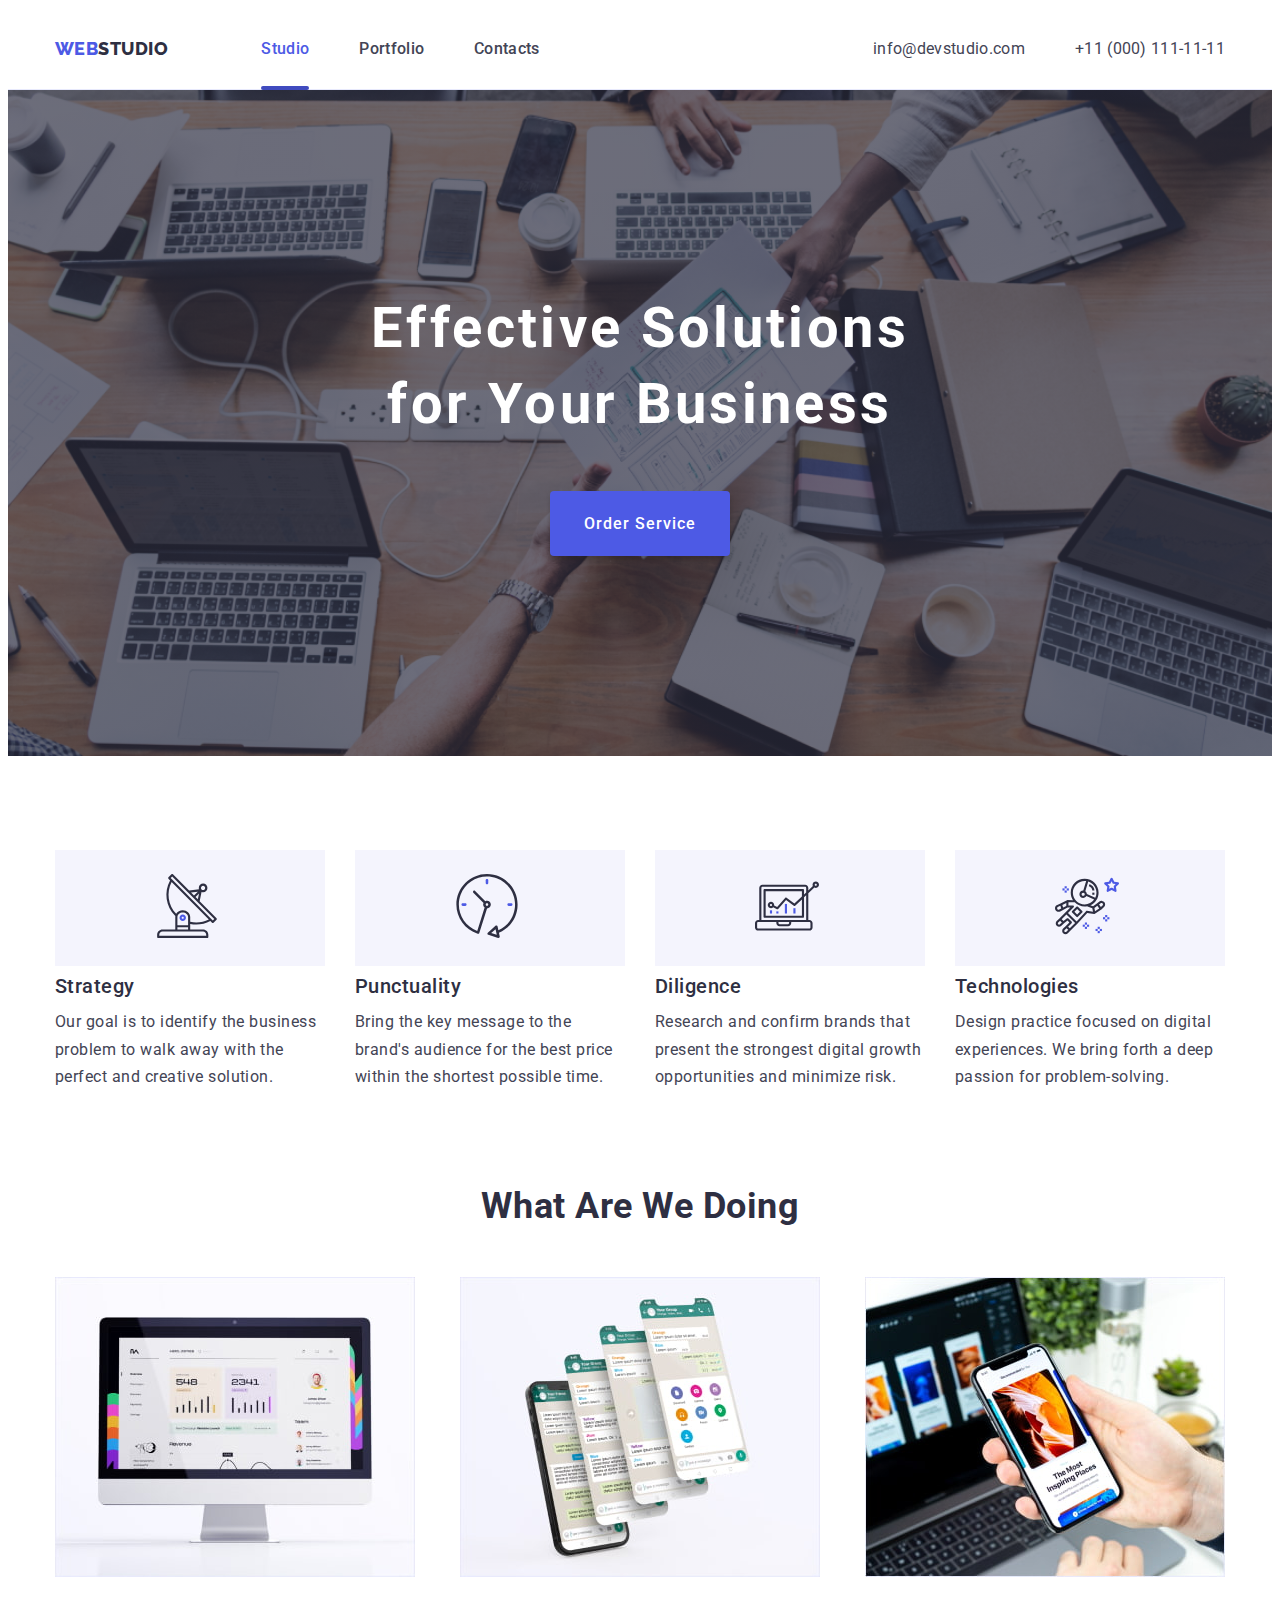
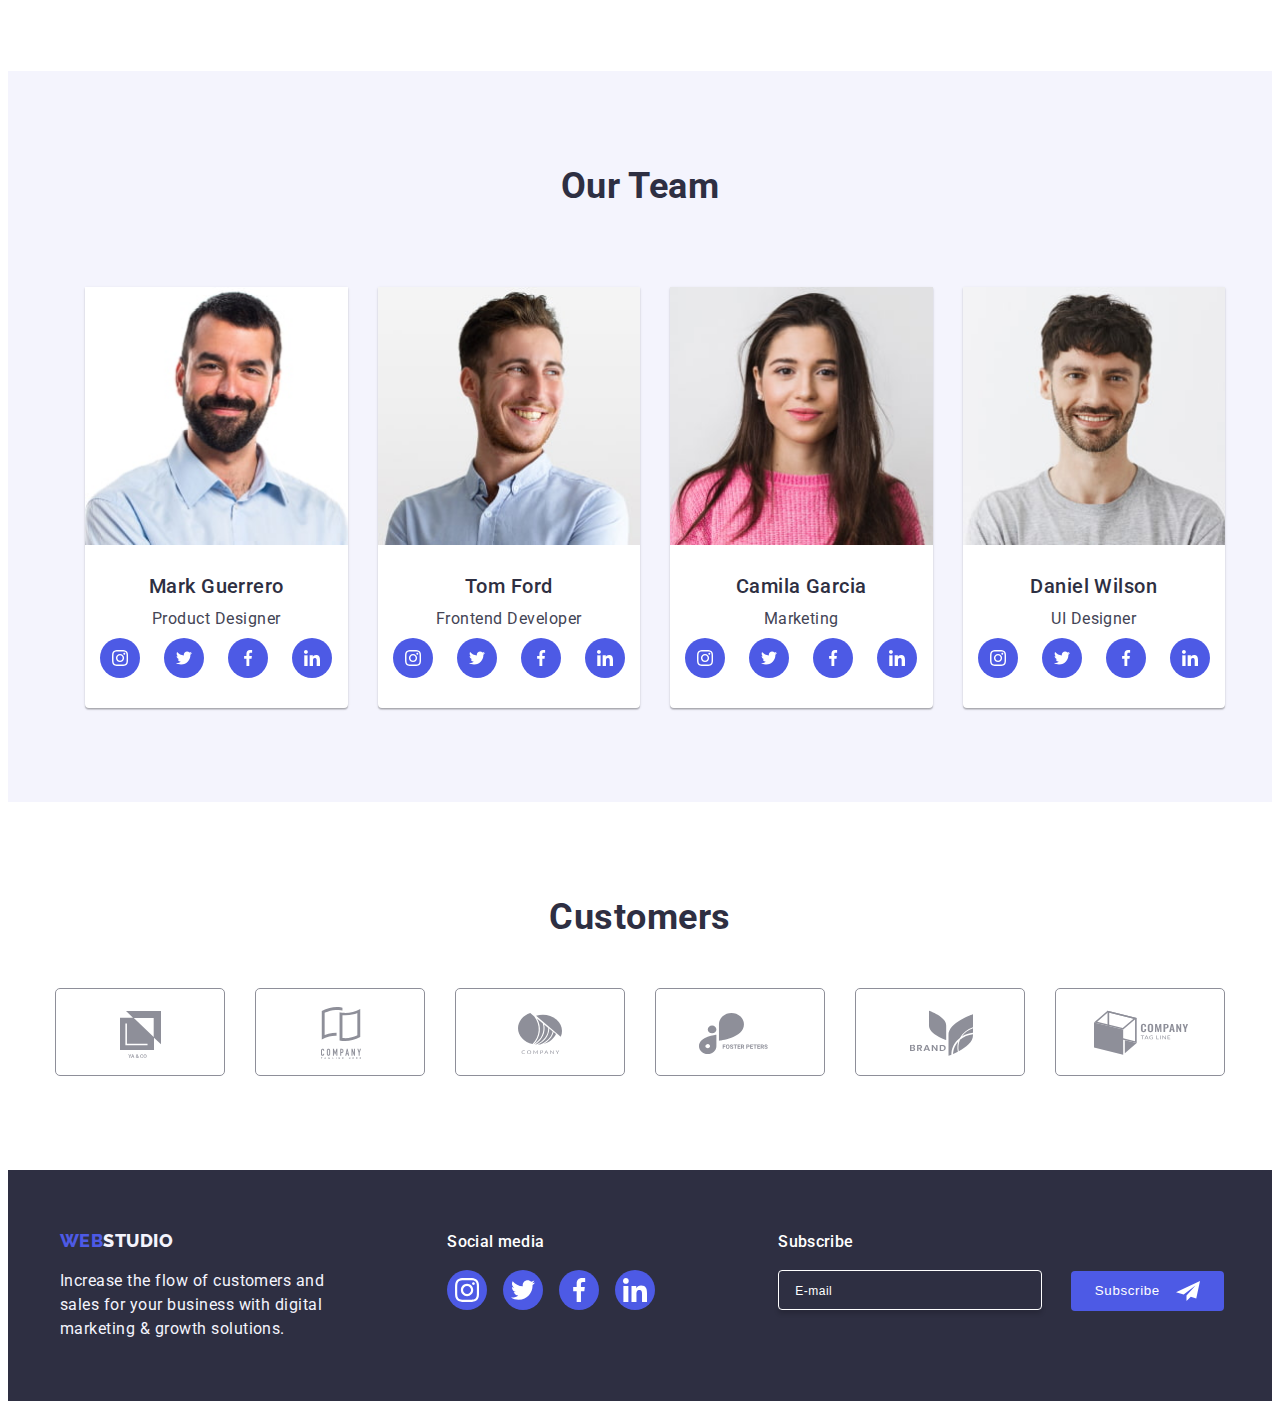
<file: index.html>
<!DOCTYPE html>
<html lang="en">
  <head>
    <meta charset="UTF-8" />
    <meta name="viewport" content="width=device-width, initial-scale=1.0" />
    <title>Studio</title>
    <link rel="preconnect" href="https://fonts.googleapis.com " />
    <link rel="preconnect" href="https://fonts.gstatic.com " crossorigin />

    <!--modern normalize-->
    <link
      rel="stylesheet"
      href="https://cdnjs.cloudflare.com/ajax/libs/modern-normalize/2.0.0/modern-normalize.css"
      integrity="sha512-gA2Bvu0/hw4oj0Lp8ZHjK+o3S4BE5m8d/wNVy6ktKLhHKPpWLQwv9ixzuWirWOakoJqlBdePq2NhoCaUOQ5npQ=="
      crossorigin="anonymous"
      referrerpolicy="no-referrer"
    />

    <!--CSS stylesheet-->
    <link rel="stylesheet" href="./css/styles.css" />

    <!--fonts-->
    <link
      href="https://fonts.googleapis.com/css2?family=Raleway:wght@800&family=Roboto:wght@400;500;700;900&display=swap"
      rel="stylesheet"
    />
  </head>
  <body>
    <!-- header -->
    <header class="page-header">
      <div class="container menu">
        <nav class="navigation">
          <a href="./index.html" class="logo-link">
            <span class="logo">WEB</span><span class="studio">STUDIO</span>
          </a>
          <ul class="nav-menu list">
            <li class="item">
              <a href="./index.html" class="page current link">Studio</a>
            </li>
            <li class="item">
              <a href="./portfolio.html" class="page link">Portfolio</a>
            </li>
            <li class="item">
              <a href="#" class="page link">Contacts</a>
            </li>
          </ul>
        </nav>

        <ul class="contacts-menu list">
          <li class="item">
            <a href="mailto:info@devstudio.com" class="contact link"
              >info@devstudio.com</a
            >
          </li>
          <li class="item">
            <a href="tel:+110001111111" class="contact link"
              >+11 (000) 111-11-11</a
            >
          </li>
        </ul>
      </div>
    </header>

    <!-- main -->
    <main>
      <!-- section 1 - hero section -->
      <section class="hero">
        <div class="container">
          <h1 class="hero-title">
            Effective Solutions<br />
            for Your Business
          </h1>
          <button type="button" class="button primary" data-modal-open>
            Order Service
          </button>
        </div>
      </section>

      <!-- section 2 - Benefits -->
      <section class="section">
        <div class="container">
          <ul class="benefits list">
            <li class="item">
              <div class="icon">
                <svg class="benefits-icon" width="64" height="64">
                  <use href="./images/icons/icons.svg#benefits-one"></use>
                </svg>
              </div>
              <h3 class="title">Strategy</h3>
              <p class="description">
                Our goal is to identify the business<br />
                problem to walk away with the <br />perfect and creative
                solution.
              </p>
            </li>

            <li class="item">
              <div class="icon">
                <svg class="benefits-icon" width="64" height="64">
                  <use href="./images/icons/icons.svg#benefits-two"></use>
                </svg>
              </div>
              <h3 class="title">Punctuality</h3>
              <p class="description">
                Bring the key message to the<br />
                brand's audience for the best price<br />
                within the shortest possible time.
              </p>
            </li>

            <li class="item">
              <div class="icon">
                <svg class="benefits-icon" width="64" height="64">
                  <use href="./images/icons/icons.svg#benefits-three"></use>
                </svg>
              </div>
              <h3 class="title">Diligence</h3>
              <p class="description">
                Research and confirm brands that<br />
                present the strongest digital growth<br />
                opportunities and minimize risk.
              </p>
            </li>

            <li class="item">
              <div class="icon">
                <svg class="benefits-icon" width="64" height="64">
                  <use href="./images/icons/icons.svg#benefits-four"></use>
                </svg>
              </div>
              <h3 class="title">Technologies</h3>
              <p class="description">
                Design practice focused on digital<br />
                experiences. We bring forth a deep<br />
                passion for problem-solving.
              </p>
            </li>
          </ul>
        </div>
      </section>

      <!-- section 3 -->
      <section class="section no-top-padding">
        <div class="container">
          <h2 class="section-title">What Are We Doing</h2>
          <ul class="what-we-do list">
            <li class="item">
              <img
                src="./images/desktop-monitor.jpg"
                width="360"
                alt="desktop monitor"
                class="image"
              />
            </li>

            <li class="item">
              <img
                src="./images/phone-screen.jpg"
                width="360"
                alt="phone screen"
                class="image"
              />
            </li>

            <li class="item">
              <img
                src="./images/laptop-phone.jpg"
                width="360"
                alt="laptop and phone"
                class="image"
              />
            </li>
          </ul>
        </div>
      </section>

      <!-- section 4 -->
      <section class="section bg-team">
        <div class="container">
          <h2 class="section-title">Our Team</h2>
          <ul class="team list">
            <li class="item">
              <img
                src="./images/mark-guerrero.jpg"
                width="264"
                height="260"
                alt="Mark Guerrero"
                class="image"
              />

              <h3 class="name">Mark Guerrero</h3>
              <p class="position">Product Designer</p>
              <ul class="socmed-list list">
                <li class="socmed-item">
                  <a
                    href="https://instagram.com"
                    class="socmed-link link"
                    target="_blank"
                    rel="noopener noreferrer"
                    aria-label="Link to Instagram"
                  >
                    <svg class="socmed-icon" width="16" height="16">
                      <use href="./images/icons/icons.svg#instagram"></use>
                    </svg>
                  </a>
                </li>
                <li class="socmed-item">
                  <a
                    href="https://twitter.com"
                    class="socmed-link link"
                    target="_blank"
                    rel="noopener noreferrer"
                    aria-label="Link to Twitter"
                  >
                    <svg class="socmed-icon" width="16" height="16">
                      <use href="./images/icons/icons.svg#twitter"></use>
                    </svg>
                  </a>
                </li>
                <li class="socmed-item">
                  <a
                    href="https://facebook.com"
                    class="socmed-link link"
                    target="_blank"
                    rel="noopener noreferrer"
                    aria-label="Link to Facebook"
                  >
                    <svg class="socmed-icon" width="16" height="16">
                      <use href="./images/icons/icons.svg#facebook"></use>
                    </svg>
                  </a>
                </li>
                <li class="socmed-item">
                  <a
                    href="https://linkedin.com"
                    class="socmed-link link"
                    target="_blank"
                    rel="noopener noreferrer"
                    aria-label="Link to LinkedIn"
                  >
                    <svg class="socmed-icon" width="16" height="16">
                      <use href="./images/icons/icons.svg#linkedin"></use>
                    </svg>
                  </a>
                </li>
              </ul>
            </li>

            <li class="item">
              <img
                src="./images/tom-ford.jpg"
                width="264"
                height="260"
                alt="Tom Ford"
                class="image"
              />
              <h3 class="name">Tom Ford</h3>
              <p class="position">Frontend Developer</p>
              <ul class="socmed-list list">
                <li class="socmed-item">
                  <a
                    href="https://instagram.com"
                    class="socmed-link link"
                    target="_blank"
                    rel="noopener noreferrer"
                    aria-label="Link to Instagram"
                  >
                    <svg class="socmed-icon" width="16" height="16">
                      <use href="./images/icons/icons.svg#instagram"></use>
                    </svg>
                  </a>
                </li>
                <li class="socmed-item">
                  <a
                    href="https://twitter.com"
                    class="socmed-link link"
                    target="_blank"
                    rel="noopener noreferrer"
                    aria-label="Link to Twitter"
                  >
                    <svg class="socmed-icon" width="16" height="16">
                      <use href="./images/icons/icons.svg#twitter"></use>
                    </svg>
                  </a>
                </li>
                <li class="socmed-item">
                  <a
                    href="https://facebook.com"
                    class="socmed-link link"
                    target="_blank"
                    rel="noopener noreferrer"
                    aria-label="Link to Facebook"
                  >
                    <svg class="socmed-icon" width="16" height="16">
                      <use href="./images/icons/icons.svg#facebook"></use>
                    </svg>
                  </a>
                </li>
                <li class="socmed-item">
                  <a
                    href="https://linkedin.com"
                    class="socmed-link link"
                    target="_blank"
                    rel="noopener noreferrer"
                    aria-label="Link to LinkedIn"
                  >
                    <svg class="socmed-icon" width="16" height="16">
                      <use href="./images/icons/icons.svg#linkedin"></use>
                    </svg>
                  </a>
                </li>
              </ul>
            </li>

            <li class="item">
              <img
                src="./images/camila-garcia.jpg"
                width="264"
                height="260"
                alt="Camila Garcia"
                class="image"
              />
              <h3 class="name">Camila Garcia</h3>
              <p class="position">Marketing</p>
              <ul class="socmed-list list">
                <li class="socmed-item">
                  <a
                    href="https://instagram.com"
                    class="socmed-link link"
                    target="_blank"
                    rel="noopener noreferrer"
                    aria-label="Link to Instagram"
                  >
                    <svg class="socmed-icon" width="16" height="16">
                      <use href="./images/icons/icons.svg#instagram"></use>
                    </svg>
                  </a>
                </li>
                <li class="socmed-item">
                  <a
                    href="https://twitter.com"
                    class="socmed-link link"
                    target="_blank"
                    rel="noopener noreferrer"
                    aria-label="Link to Twitter"
                  >
                    <svg class="socmed-icon" width="16" height="16">
                      <use href="./images/icons/icons.svg#twitter"></use>
                    </svg>
                  </a>
                </li>
                <li class="socmed-item">
                  <a
                    href="https://facebook.com"
                    class="socmed-link link"
                    target="_blank"
                    rel="noopener noreferrer"
                    aria-label="Link to Facebook"
                  >
                    <svg class="socmed-icon" width="16" height="16">
                      <use href="./images/icons/icons.svg#facebook"></use>
                    </svg>
                  </a>
                </li>
                <li class="socmed-item">
                  <a
                    href="https://linkedin.com"
                    class="socmed-link link"
                    target="_blank"
                    rel="noopener noreferrer"
                    aria-label="Link to LinkedIn"
                  >
                    <svg class="socmed-icon" width="16" height="16">
                      <use href="./images/icons/icons.svg#linkedin"></use>
                    </svg>
                  </a>
                </li>
              </ul>
            </li>

            <li class="item">
              <img
                src="./images/daniel-wilson.jpg"
                width="264"
                height="260"
                alt="Daniel Wilson"
                class="image"
              />
              <h3 class="name">Daniel Wilson</h3>
              <p class="position">UI Designer</p>
              <ul class="socmed-list list">
                <li class="socmed-item">
                  <a
                    href="https://instagram.com"
                    class="socmed-link link"
                    target="_blank"
                    rel="noopener noreferrer"
                    aria-label="Link to Instagram"
                  >
                    <svg class="socmed-icon" width="16" height="16">
                      <use href="./images/icons/icons.svg#instagram"></use>
                    </svg>
                  </a>
                </li>
                <li class="socmed-item">
                  <a
                    href="https://twitter.com"
                    class="socmed-link link"
                    target="_blank"
                    rel="noopener noreferrer"
                    aria-label="Link to Twitter"
                  >
                    <svg class="socmed-icon" width="16" height="16">
                      <use href="./images/icons/icons.svg#twitter"></use>
                    </svg>
                  </a>
                </li>
                <li class="socmed-item">
                  <a
                    href="https://facebook.com"
                    class="socmed-link link"
                    target="_blank"
                    rel="noopener noreferrer"
                    aria-label="Link to Facebook"
                  >
                    <svg class="socmed-icon" width="16" height="16">
                      <use href="./images/icons/icons.svg#facebook"></use>
                    </svg>
                  </a>
                </li>
                <li class="socmed-item">
                  <a
                    href="https://linkedin.com"
                    class="socmed-link link"
                    target="_blank"
                    rel="noopener noreferrer"
                    aria-label="Link to LinkedIn"
                  >
                    <svg class="socmed-icon" width="16" height="16">
                      <use href="./images/icons/icons.svg#linkedin"></use>
                    </svg>
                  </a>
                </li>
              </ul>
            </li>
          </ul>
        </div>
      </section>
    </main>

    <!-- Section 5 - Customers -->
    <section class="section">
      <div class="container">
        <h2 class="section-title">Customers</h2>
        <ul class="partners list">
          <li class="item">
            <a class="link" href="">
              <svg class="icon" width="104" height="56">
                <use href="./images/icons/icons.svg#icon-client-one"></use></svg
            ></a>
          </li>
          <li class="item">
            <a class="link" href="">
              <svg class="icon" width="104" height="56">
                <use href="./images/icons/icons.svg#icon-client-two"></use></svg
            ></a>
          </li>
          <li class="item">
            <a class="link" href="">
              <svg class="icon" width="104" height="56">
                <use
                  href="./images/icons/icons.svg#icon-client-three"
                ></use></svg
            ></a>
          </li>
          <li class="item">
            <a class="link" href="">
              <svg class="icon" width="104" height="56">
                <use
                  href="./images/icons/icons.svg#icon-client-four"
                ></use></svg
            ></a>
          </li>
          <li class="item">
            <a class="link" href="">
              <svg class="icon" width="104" height="56">
                <use
                  href="./images/icons/icons.svg#icon-client-five"
                ></use></svg
            ></a>
          </li>
          <li class="item">
            <a class="link" href="">
              <svg class="icon" width="104" height="56">
                <use href="./images/icons/icons.svg#icon-client-six"></use></svg
            ></a>
          </li>
        </ul>
      </div>
    </section>

    <!-- footer -->
    <footer class="page-footer">
      <div class="container">
        <div class="footer">
          <div class="footer-address">
            <a href="./index.html" class="logo-link">
              <span class="logo">WEB</span
              ><span class="studio-footer">STUDIO</span>
            </a>

            <p class="footer-description">
              Increase the flow of customers and<br />
              sales for your business with digital<br />
              marketing & growth solutions.
            </p>
          </div>
          <div class="footer-block">
            <b class="footer-heading">Social media</b>
            <ul class="social-footer list">
              <li class="icon-item">
                <a
                  href="https://instagram.com"
                  class="link"
                  target="_blank"
                  rel="noopener noreferrer"
                  aria-label="Link to Instagram"
                >
                  <svg class="socmed-icon" width="16" height="16">
                    <use href="./images/icons/icons.svg#instagram"></use>
                  </svg>
                </a>
              </li>
              <li class="icon-item">
                <a
                  href="https://twitter.com"
                  class="link"
                  target="_blank"
                  rel="noopener noreferrer"
                  aria-label="Link to Twitter"
                >
                  <svg class="socmed-icon" width="16" height="16">
                    <use href="./images/icons/icons.svg#twitter"></use>
                  </svg>
                </a>
              </li>
              <li class="icon-item">
                <a
                  href="https://facebook.com"
                  class="link"
                  target="_blank"
                  rel="noopener noreferrer"
                  aria-label="Link to Facebook"
                >
                  <svg class="socmed-icon" width="16" height="16">
                    <use href="./images/icons/icons.svg#facebook"></use>
                  </svg>
                </a>
              </li>
              <li class="icon-item">
                <a
                  href="https://linkedin.com"
                  class="link"
                  target="_blank"
                  rel="noopener noreferrer"
                  aria-label="Link to LinkedIn"
                >
                  <svg class="socmed-icon" width="16" height="16">
                    <use href="./images/icons/icons.svg#linkedin"></use>
                  </svg>
                </a>
              </li>
            </ul>
          </div>
          <div class="footer-block">
            <b class="footer-heading">Subscribe</b>
            <form name="footer-form" autocomplete="on" method="">
              <input
                type="email"
                name="subscribe-email"
                placeholder="E-mail"
                class="footer-input"
                required
              />

              <button type="submit" class="footer-button">
                Subscribe
                <svg width="24" height="20" class="footer-icon">
                  <use href="./images/icons/icons.svg#icon-submit"></use>
                </svg>
              </button>
            </form>
          </div>
        </div>
      </div>
    </footer>

    <!-- Modal -->
    <div class="backdrop is-hidden" data-modal>
      <div class="modal">
        <button class="modal-close" type="button" data-modal-close>
          <svg class="modal-close-icon" width="8" height="8">
            <use href="./images/icons/icons.svg#icon-close"></use>
          </svg>
        </button>
        <p class="title">Leave your contacts and we will call you back.</p>
        <form name="form" class="form">
          <label class="field">
            <span class="label">Name</span>
            <input
              type="text"
              class="input"
              name="user-name"
              required
              autocomplete="on"
            />
            <svg class="icon" width="18" height="18">
              <use href="./images/icons/icons.svg#icon-name"></use>
            </svg>
          </label>
          <label class="field">
            <span class="label">Phone</span>
            <input
              type="tel"
              class="input"
              name="user-phone"
              required
              autocomplete="on"
            />
            <svg class="icon" width="18" height="18">
              <use href="./images/icons/icons.svg#icon-phone"></use>
            </svg>
          </label>
          <label class="field">
            <span class="label">Email</span>
            <input
              type="email"
              class="input"
              name="user-email"
              required
              autocomplete="on"
            />
            <svg class="icon" width="18" height="24">
              <use href="./images/icons/icons.svg#icon-email"></use>
            </svg>
          </label>
          <label class="field">
            <span class="label">Comment</span>
            <textarea
              name="user-feedback"
              rows="8"
              placeholder="Text input"
              class="textarea"
            ></textarea>
          </label>
          <label class="agreement">
            <input
              class="checkbox visually-hidden"
              type="checkbox"
              name="user-terms"
              value="agree"
              required
            />
            <svg width="16" height="16" class="checkbox-icon">
              <use href="./images/icons/icons.svg#icon-checkbox"></use>
            </svg>
            <span class="agreement"
              >I accept the terms and conditions of the
              <a href="" target="_blank" rel="noopener noreferrer" class="terms"
                >Privacy Policy</a
              ></span
            >
          </label>
          <button type="submit" class="button primary center">Send</button>
        </form>
      </div>
    </div>

    <script src="./js/modal.js"></script>
  </body>
</html>
</file>
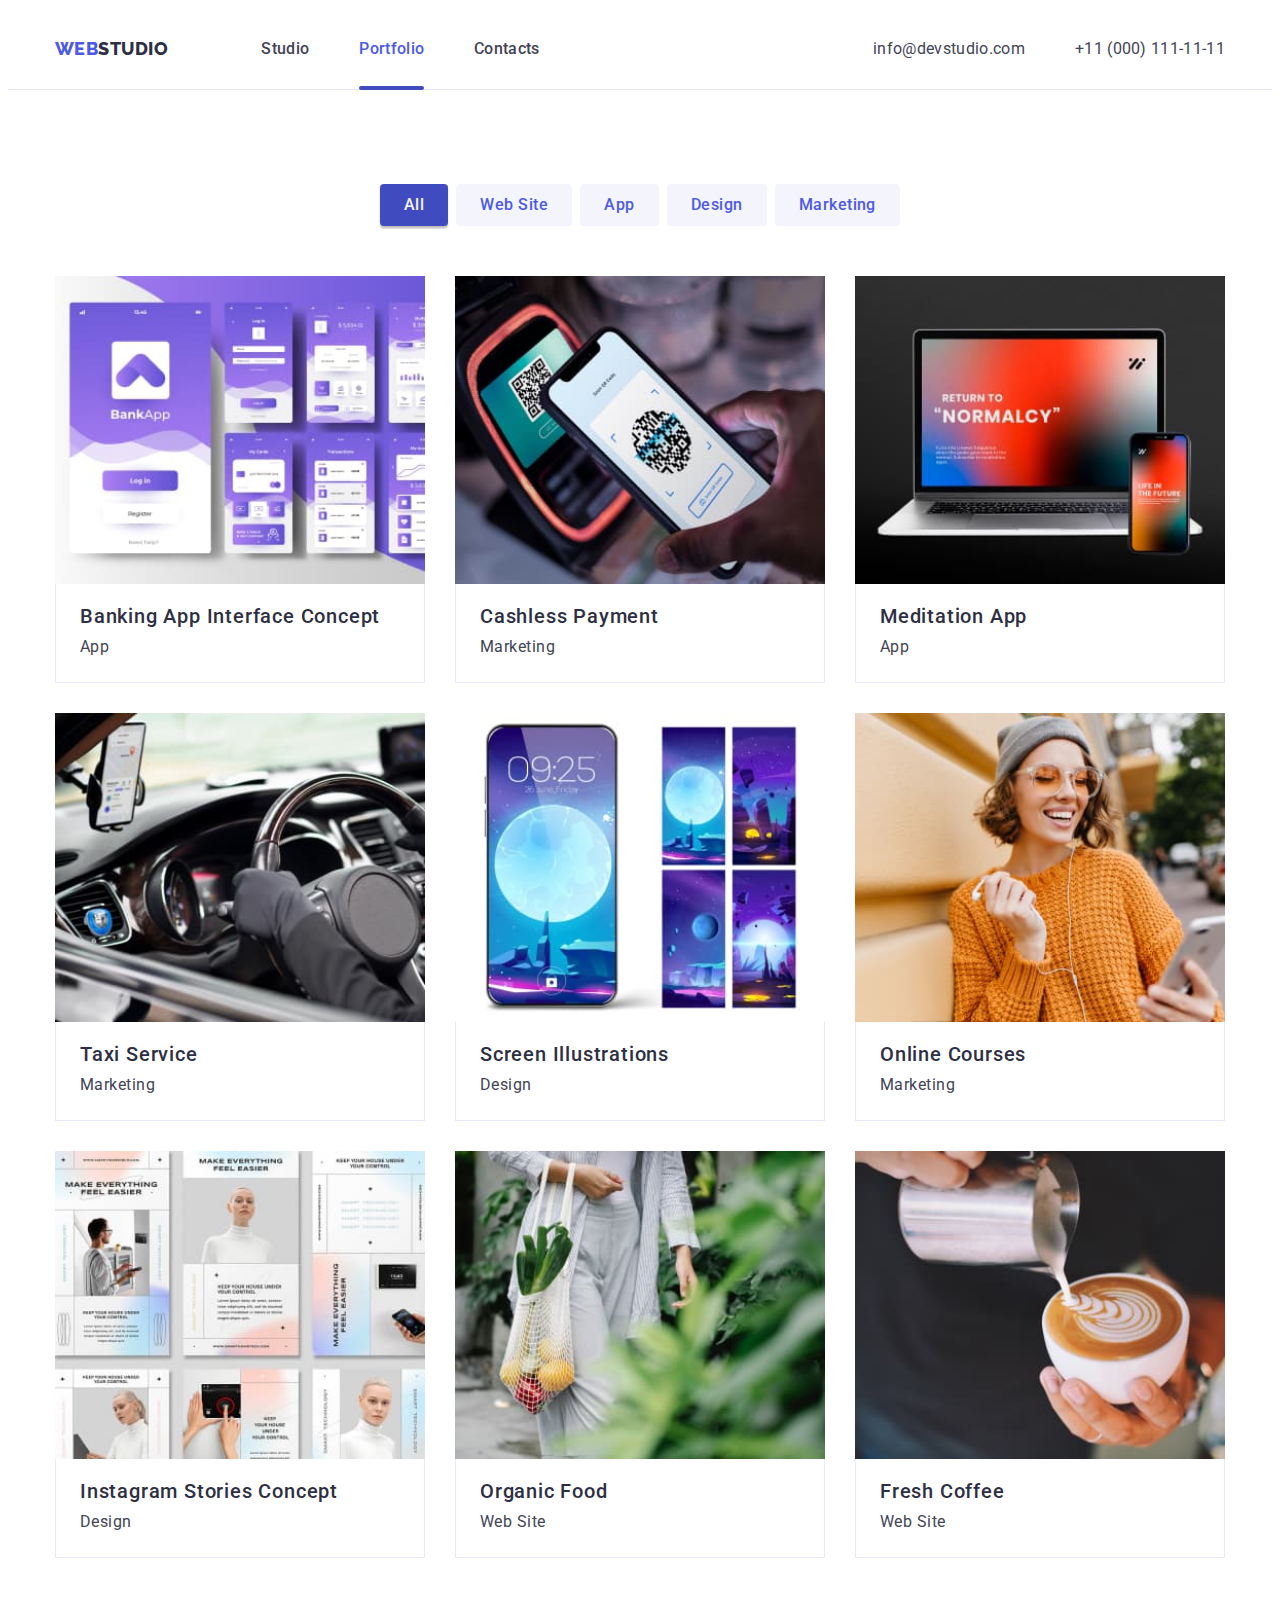
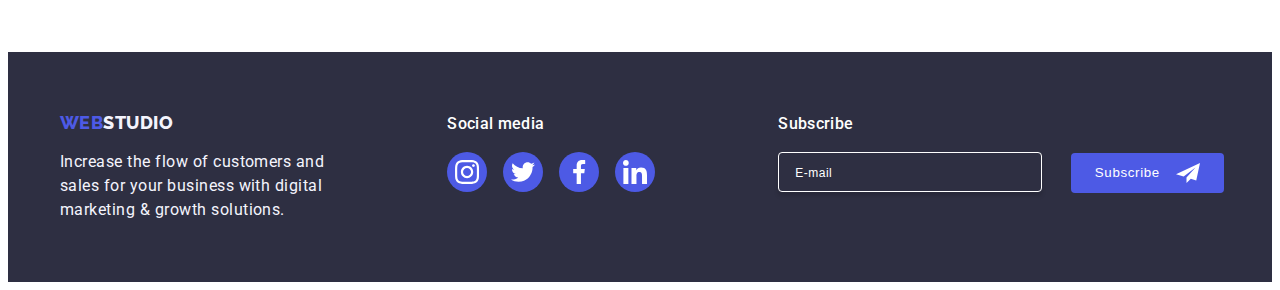
<file: portfolio.html>
<!DOCTYPE html>
<html lang="en">
  <head>
    <meta charset="UTF-8" />
    <meta name="viewport" content="width=device-width, initial-scale=1.0" />
    <title>Portfolio</title>
    <link rel="preconnect" href="https://fonts.googleapis.com " />
    <link rel="preconnect" href="https://fonts.gstatic.com " crossorigin />

    <!--modern normalize-->
    <link
      rel="stylesheet"
      href="https://cdnjs.cloudflare.com/ajax/libs/modern-normalize/2.0.0/modern-normalize.css"
      integrity="sha512-gA2Bvu0/hw4oj0Lp8ZHjK+o3S4BE5m8d/wNVy6ktKLhHKPpWLQwv9ixzuWirWOakoJqlBdePq2NhoCaUOQ5npQ=="
      crossorigin="anonymous"
      referrerpolicy="no-referrer"
    />

    <!--CSS-->
    <link rel="stylesheet" href="./css/styles.css" />

    <!--fonts-->
    <link
      href="https://fonts.googleapis.com/css2?family=Raleway:wght@800&family=Roboto:wght@400;500;700;900&display=swap"
      rel="stylesheet"
    />
  </head>
  <body>
    <!-- header -->
    <header class="page-header">
      <div class="container menu">
        <nav class="navigation">
          <a href="./index.html" class="logo-link">
            <span class="logo">WEB</span><span class="studio">STUDIO</span>
          </a>
          <ul class="nav-menu list">
            <li class="item">
              <a href="./index.html" class="page link">Studio</a>
            </li>
            <li class="item">
              <a href="./portfolio.html" class="page current link">Portfolio</a>
            </li>
            <li class="item">
              <a href="#" class="page link">Contacts </a>
            </li>
          </ul>
        </nav>

        <ul class="contacts-menu list">
          <li class="item">
            <a href="mailto:info@devstudio.com" class="contact link"
              >info@devstudio.com</a
            >
          </li>
          <li class="item">
            <a href="tel:+110001111111" class="contact link"
              >+11 (000) 111-11-11</a
            >
          </li>
        </ul>
      </div>
    </header>

    <!-- main -->
    <main>
      <!-- button navigation -->
      <section class="section">
        <div class="container">
          <ul class="filters list">
            <li class="space">
              <button type="button" class="button filter current">All</button>
            </li>
            <li class="space">
              <button type="button" class="button filter">Web Site</button>
            </li>
            <li class="space">
              <button type="button" class="button filter">App</button>
            </li>
            <li class="space">
              <button type="button" class="button filter">Design</button>
            </li>
            <li class="space">
              <button type="button" class="button filter">Marketing</button>
            </li>
          </ul>

          <!-- portfolio -->
          <ul class="projects list">
            <li class="project-card">
              <a href="" class="project link">
                <div class="cover-wrap">
                  <img
                    src="./images/banking-app.jpg"
                    alt="banking app"
                    width="370"
                    class="image"
                  />
                  <p class="cover-text">
                    14 Stylish and User-Friendly App Design Concepts · Task
                    Manager App · Calorie Tracker App · Exotic Fruit Ecommerce
                    App · Cloud Storage App
                  </p>
                </div>
                <div class="substrate">
                  <h2 class="name">Banking App Interface Concept</h2>
                  <p class="type">App</p>
                </div>
              </a>
            </li>

            <li class="project-card">
              <a href="" class="project link">
                <div class="cover-wrap">
                  <img
                    src="./images/cashless-payment.jpg"
                    alt="cashless payment"
                    width="370"
                    class="image"
                  />
                  <p class="cover-text">
                    14 Stylish and User-Friendly App Design Concepts · Task
                    Manager App · Calorie Tracker App · Exotic Fruit Ecommerce
                    App · Cloud Storage App
                  </p>
                </div>
                <div class="substrate">
                  <h2 class="name">Cashless Payment</h2>
                  <p class="type">Marketing</p>
                </div>
              </a>
            </li>

            <li class="project-card">
              <a href="" class="project link">
                <div class="cover-wrap">
                  <img
                    src="./images/meditation-app.jpg"
                    alt="meditation app"
                    width="370"
                    class="image"
                  />
                  <p class="cover-text">
                    14 Stylish and User-Friendly App Design Concepts · Task
                    Manager App · Calorie Tracker App · Exotic Fruit Ecommerce
                    App · Cloud Storage App
                  </p>
                </div>
                <div class="substrate">
                  <h2 class="name">Meditation App</h2>
                  <p class="type">App</p>
                </div>
              </a>
            </li>

            <li class="project-card">
              <a href="" class="project link">
                <div class="cover-wrap">
                  <img
                    src="./images/taxi-service.jpg"
                    alt="taxi service"
                    width="370"
                    class="image"
                  />
                  <p class="cover-text">
                    14 Stylish and User-Friendly App Design Concepts · Task
                    Manager App · Calorie Tracker App · Exotic Fruit Ecommerce
                    App · Cloud Storage App
                  </p>
                </div>
                <div class="substrate">
                  <h2 class="name">Taxi Service</h2>
                  <p class="type">Marketing</p>
                </div>
              </a>
            </li>

            <li class="project-card">
              <a href="" class="project link">
                <div class="cover-wrap">
                  <img
                    src="./images/screen-illustrations.jpg"
                    alt="screen illustrations"
                    width="370"
                    class="image"
                  />
                  <p class="cover-text">
                    14 Stylish and User-Friendly App Design Concepts · Task
                    Manager App · Calorie Tracker App · Exotic Fruit Ecommerce
                    App · Cloud Storage App
                  </p>
                </div>
                <div class="substrate">
                  <h2 class="name">Screen Illustrations</h2>
                  <p class="type">Design</p>
                </div>
              </a>
            </li>

            <li class="project-card">
              <a href="" class="project link">
                <div class="cover-wrap">
                  <img
                    src="./images/online-courses.jpg"
                    alt="online courses"
                    width="370"
                    class="image"
                  />
                  <p class="cover-text">
                    14 Stylish and User-Friendly App Design Concepts · Task
                    Manager App · Calorie Tracker App · Exotic Fruit Ecommerce
                    App · Cloud Storage App
                  </p>
                </div>
                <div class="substrate">
                  <h2 class="name">Online Courses</h2>
                  <p class="type">Marketing</p>
                </div>
              </a>
            </li>

            <li class="project-card">
              <a href="" class="project link">
                <div class="cover-wrap">
                  <img
                    src="./images/instagram-stories.jpg"
                    alt="instagram stories"
                    width="370"
                    class="image"
                  />
                  <p class="cover-text">
                    14 Stylish and User-Friendly App Design Concepts · Task
                    Manager App · Calorie Tracker App · Exotic Fruit Ecommerce
                    App · Cloud Storage App
                  </p>
                </div>
                <div class="substrate">
                  <h2 class="name">Instagram Stories Concept</h2>
                  <p class="type">Design</p>
                </div>
              </a>
            </li>

            <li class="project-card">
              <a href="" class="project link">
                <div class="cover-wrap">
                  <img
                    src="./images/organic-food.jpg"
                    alt="organic food"
                    width="370"
                    class="image"
                  />
                  <p class="cover-text">
                    14 Stylish and User-Friendly App Design Concepts · Task
                    Manager App · Calorie Tracker App · Exotic Fruit Ecommerce
                    App · Cloud Storage App
                  </p>
                </div>
                <div class="substrate">
                  <h2 class="name">Organic Food</h2>
                  <p class="type">Web Site</p>
                </div>
              </a>
            </li>

            <li class="project-card">
              <a href="" class="project link">
                <div class="cover-wrap">
                  <img
                    src="./images/fresh-coffee.jpg"
                    alt="fresh coffee"
                    width="370"
                    class="image"
                  />
                  <p class="cover-text">
                    14 Stylish and User-Friendly App Design Concepts · Task
                    Manager App · Calorie Tracker App · Exotic Fruit Ecommerce
                    App · Cloud Storage App
                  </p>
                </div>
                <div class="substrate">
                  <h2 class="name">Fresh Coffee</h2>
                  <p class="type">Web Site</p>
                </div>
              </a>
            </li>
          </ul>
        </div>
      </section>
    </main>

    <!-- footer -->
    <footer class="page-footer">
      <div class="container">
        <div class="footer">
          <div class="footer-address">
            <a href="./index.html" class="logo-link">
              <span class="logo">WEB</span
              ><span class="studio-footer">STUDIO</span>
            </a>

            <p class="footer-description">
              Increase the flow of customers and<br />
              sales for your business with digital<br />
              marketing & growth solutions.
            </p>
          </div>
          <div class="footer-block">
            <b class="footer-heading">Social media</b>
            <ul class="social-footer list">
              <li class="icon-item">
                <a
                  href="https://instagram.com"
                  class="link"
                  target="_blank"
                  rel="noopener noreferrer"
                  aria-label="Link to Instagram"
                >
                  <svg class="socmed-icon" width="16" height="16">
                    <use href="./images/icons/icons.svg#instagram"></use>
                  </svg>
                </a>
              </li>
              <li class="icon-item">
                <a
                  href="https://twitter.com"
                  class="link"
                  target="_blank"
                  rel="noopener noreferrer"
                  aria-label="Link to Twitter"
                >
                  <svg class="socmed-icon" width="16" height="16">
                    <use href="./images/icons/icons.svg#twitter"></use>
                  </svg>
                </a>
              </li>
              <li class="icon-item">
                <a
                  href="https://facebook.com"
                  class="link"
                  target="_blank"
                  rel="noopener noreferrer"
                  aria-label="Link to Facebook"
                >
                  <svg class="socmed-icon" width="16" height="16">
                    <use href="./images/icons/icons.svg#facebook"></use>
                  </svg>
                </a>
              </li>
              <li class="icon-item">
                <a
                  href="https://linkedin.com"
                  class="link"
                  target="_blank"
                  rel="noopener noreferrer"
                  aria-label="Link to LinkedIn"
                >
                  <svg class="socmed-icon" width="16" height="16">
                    <use href="./images/icons/icons.svg#linkedin"></use>
                  </svg>
                </a>
              </li>
            </ul>
          </div>
          <div class="footer-block">
            <b class="footer-heading">Subscribe</b>
            <form name="footer-form" autocomplete="on" method="">
              <input
                type="email"
                name="subscribe-email"
                placeholder="E-mail"
                class="footer-input"
                required
              />

              <button type="submit" class="footer-button">
                Subscribe
                <svg width="24" height="20" class="footer-icon">
                  <use href="./images/icons/icons.svg#icon-submit"></use>
                </svg>
              </button>
            </form>
          </div>
        </div>
      </div>
    </footer>
  </body>
</html>
</file>
<file: css/styles.css>
:root {
  --iris: #4d5ae5;
  --navyblue: #2e2f42;
  --cloud: #f4f4fd;
  --cornflower: #e7e9fc;
  --ocean: #404bbf;
  --slate: #434455;
  --white: #fff;
  --mintgreen: #31d0aa;
  --dairy: #fcfcfc;
  --modal-input: rgba(46, 47, 66, 0.4);
  --lightslate: #8e8f99;
}

/*CSS Reset*/
p,
h1,
h2,
h3,
h4,
h5,
h6 {
  margin: 0;
}

img {
  display: block;
  max-width: 100%;
  height: auto;
}

html {
  box-sizing: border-box;
}

*,
*::after,
*::before {
  box-sizing: inherit;
}

/* General Styles*/

body {
  font-family: "Roboto", sans-serif;
  font-size: 16px;
  letter-spacing: 0.03em;
  color: var(--slate);
  background-color: var(--white);
}

.list {
  list-style: none;
  padding: 0;
  margin: 0;
}

.link {
  text-decoration: none;
  color: inherit;
}

.logo-link {
  font-family: "Raleway", sans-serif;
  font-size: 18px;
  font-weight: 800;
  line-height: 1.17;
  text-decoration: none;
}

.logo,
.studio {
  color: var(--iris);
  display: inline-block;
}

.button {
  border-color: transparent;
  font-family: inherit;
  font-size: 16px;
  font-weight: 500;
  letter-spacing: 0.03em;
  cursor: pointer;
  border-radius: 4px;
  transition: color 250ms cubic-bezier(0.4, 0, 0.2, 1),
    background-color 250ms cubic-bezier(0.4, 0, 0.2, 1);
}

.button.primary {
  color: white;
  background-color: var(--iris);
  line-height: 1.87;
  letter-spacing: 0.06em;
  padding: 16px 32px;
  box-shadow: 0px 4px 4px 0px rgba(0, 0, 0, 0.15);
}

.button.primary:hover,
.button.primary:focus {
  background-color: var(--ocean);
  color: var(--cloud);
}

.section-title {
  font-size: 36px;
  font-weight: 700px;
  line-height: 1.17;
  color: var(--navyblue);
  text-align: center;
  margin-bottom: 50px;
}

.section {
  padding: 94px 0;
}

.section.no-top-padding {
  padding-top: 0;
}

.container {
  width: 1200px;
  margin: 0 auto;
  padding: 0 15px;
}

/* Header */

.menu,
.navigation,
.nav-menu,
.contacts-menu {
  display: flex;
  align-items: center;
}

.page-header {
  border-bottom: 1px solid var(--cornflower);
  width: auto;
}

.page-header .studio {
  color: var(--navyblue);
}

.nav-menu {
  margin-left: 93px;
}

.nav-menu .page {
  font-weight: 500;
}

.nav-menu .page,
.contacts-menu .contact {
  text-decoration: none;
  line-height: 1.14;
  letter-spacing: 0.02em;
  display: block;
  padding-top: 32px;
  padding-bottom: 31px;
  transition: color 250ms cubic-bezier(0.4, 0, 0.2, 1);
}

.nav-menu .page:hover,
.nav-menu .page:focus,
.nav-menu .page.current,
.contacts-menu .contact:hover,
.contacts-menu .contact:focus {
  color: var(--iris);
}

.nav-menu .item:not(:last-child),
.contacts-menu .item:not(:last-child) {
  margin-right: 50px;
}

.contacts-menu {
  margin-left: auto;
}

.nav-menu .page {
  position: relative;
}

.nav-menu .page.current::after {
  content: "";
  position: absolute;
  left: 0;
  bottom: -1px;
  width: 100%;
  height: 4px;
  border: 2px solid var(--ocean);
  border-radius: 2px;
  background-color: var(--ocean);
}

.page::after {
  content: "";
  border-radius: 2px;
  height: 4px;
  width: 0;
  position: absolute;
  left: 0;
  bottom: -1px;
  transition: width 250ms ease-in-out, background-color 250ms ease-in-out;
}

.page:hover::after,
.page:focus::after {
  border: 2px solid var(--ocean);
  background-color: var(--ocean);
  width: 100%;
}

/* Hero Section - Section 1 */

.hero {
  padding: 200px 0;
  text-align: center;
  background-image: linear-gradient(
      rgba(46, 47, 66, 0.7),
      rgba(46, 47, 66, 0.7)
    ),
    url(../images/hero-bg.png);
  background-repeat: no-repeat;
  background-position: center;
  background-size: cover;
  background-color: var(--navyblue);
}

.hero-title {
  font-size: 56px;
  font-weight: 700;
  text-align: center;
  line-height: 1.36;
  letter-spacing: 0.06em;
  color: var(--white);
  margin-bottom: 48px;
}

/* Modal Window */
.backdrop {
  position: fixed;
  top: 0;
  left: 0;
  height: 100%;
  width: 100%;
  background-color: rgba(0, 0, 0, 0.2);
  opacity: 1;
  transition: opacity 250ms cubic-bezier(0.4, 0, 0.2, 1);
}

.modal {
  position: absolute;
  top: 50%;
  left: 50%;
  min-width: 408px;
  min-height: 584px;
  background-color: var(--dairy);
  transform: translate(-50%, -50%) scale(1);
  transition: transform 250ms cubic-bezier(0.4, 0, 0.2, 1);
}

.backdrop.is-hidden .modal {
  transform: translate(-50%, -50%) scale(0);
}

.modal-close {
  position: absolute;
  top: 24px;
  right: 24px;
  padding: 0px;
  display: flex;
  justify-content: center;
  align-items: center;
  width: 24px;
  height: 24px;
  background-color: var(--cornflower);
  color: var(--navyblue);
  border: 1px solid rgba(0, 0, 0, 0.1);
  border-radius: 15px;
  cursor: pointer;
  transition: color 250ms cubic-bezier(0.4, 0, 0.2, 1);
}

.modal-close-icon {
  fill: currentColor;
}

.modal-close:hover,
.modal-close:focus {
  background-color: var(--ocean);
  color: var(--white);
}

.is-hidden {
  visibility: none;
  opacity: 0;
  pointer-events: none;
}

.modal .title {
  color: var(--navyblue);
  text-align: center;
  font-size: 16px;
  font-weight: 500;
  padding: 72px 24px 34px 24px;
}

/* Modal Form */
.form {
  padding: 0 24px;
}

.form .field {
  display: block;
  position: relative;
}

.form .label {
  position: absolute;
  top: -15px;
  font-size: 12px;
  line-height: 0.87;
  letter-spacing: 0.01em;
  color: var(--lightslate);
}

.form .input,
.form .textarea {
  display: block;
  width: 100%;
  margin-bottom: 29px;
  padding: 11px 16px 11px 40px;
  border: 1px solid var(--modal-input);
  border-radius: 4px;
  font-size: 12px;
  line-height: 1.2;
  letter-spacing: 0.01em;
  transition: border-color 250ms cubic-bezier(0.4, 0, 0.2, 1);
}

.form .input:hover,
.form .input:focus,
.form .input:hover,
.form .input:focus,
.form .textarea:hover,
.form .textarea:focus {
  border-color: var(--iris);
  outline: none;
}

.form .textarea {
  resize: none;
  padding-left: 16px;
  margin-bottom: 16px;
}

.form .textarea::placeholder {
  color: var(--modal-input);
  font-size: 12px;
  line-height: 0.87;
  letter-spacing: 0.01em;
}

.form .icon {
  position: absolute;
  top: 50%;
  left: 18px;
  transform: translateY(-50%);
  fill: var(--navyblue);
  transition: fill 250ms cubic-bezier(0.4, 0, 0.2, 1);
}

.form .input:hover + .icon,
.form .input:focus + .icon {
  fill: var(--iris);
}

.form .agreement {
  font-size: 12px;
  color: var(--lightslate);
  display: flex;
  align-items: center;
}

.agreement > .terms {
  color: var(--iris);
  margin-left: 4px;
}

.visually-hidden {
  position: absolute;
  width: 1px;
  height: 1px;
  margin: -1px;
  border: 0;
  padding: 0;
  white-space: no-wrap;
  clip-path: inset(100%);
  clip: rect(0, 0, 0, 0);
  overflow: hidden;
}

.checkbox-icon {
  fill: none;
  border: 2px solid var(--modal-input);
  border-radius: 2px;
  margin-right: 7px;
  transition: border-color 250ms cubic-bezier(0.4, 0, 0.2, 1),
    background-color 250ms cubic-bezier(0.4, 0, 0.2, 1),
    fill 250ms cubic-bezier(0.4, 0, 0.2, 1);
}

.checkbox-icon:hover {
  border-color: var(--iris);
}

.form .checkbox:checked + .checkbox-icon {
  background-color: var(--iris);
  fill: var(--white);
  border-color: var(--iris);
}

.button.center {
  display: block;
  margin: 24px auto;
  width: 170px;
}

/* Benefits - Section 2 */

.benefits {
  display: flex;
  flex-wrap: wrap;
  margin-left: -30px;
  margin-top: -30px;
}

.benefits .item {
  flex-basis: calc(100% / 4 - 30px);
  margin-left: 30px;
  margin-top: 30px;
}

.benefits .title {
  font-size: 20px;
  font-weight: 500;
  color: var(--navyblue);
  margin-bottom: 10px;
}

.benefits .description {
  color: var(--slate);
  line-height: 1.71;
  font-size: 16px;
  font-weight: 400;
}

/* What We Do - Section 3*/

.what-we-do {
  display: flex;
  flex-wrap: wrap;
  margin-left: -30px;
  margin-top: -30px;
  justify-content: space-between;
}

.what-we-do .item {
  flex-basis: (100% / 3 - 30px);
  margin-left: 30px;
  margin-top: 30px;
}

/* Our Team - Section 4 */

.bg-team {
  background: var(--cloud);
}

.team {
  margin-top: 30px;
  display: flex;
  flex-wrap: wrap;
}

.team .item {
  background: white;
  flex-basis: calc(100% / 4 - 30px);
  margin-left: 30px;
  margin-top: 30px;
  padding-bottom: 30px;
  border-radius: 0px 0px 4px 4px;
  box-shadow: 0px 1px 3px rgba(0, 0, 0, 0.12), 0px 1px 1px rgba(0, 0, 0, 0.14),
    0px 2px 1px rgba(0, 0, 0, 0.12);
}

.substrate {
  background-color: white;
  padding: 20px 24px;
  border: 1px solid #eeeeee;
  border-top: 0;
}

.team .name,
.team .position {
  line-height: 1.19;
  text-align: center;
}

.team .name {
  font-size: 20px;
  font-weight: 500;
  color: var(--navyblue);
  padding-top: 30px;
  padding-bottom: 10px;
}

.team .position {
  color: var(--slate);
  font-size: 16px;
  font-weight: 400;
}

/*Icons - Benefits*/

.benefits .icon {
  padding: 24px 100px;
  background-color: var(--cloud);
  gap: 36px;
  margin-bottom: 8px;
}

/* Icons - Team */
.socmed-list {
  display: flex;
  gap: 24px;
  padding-top: 10px;
  justify-content: center;
}

.socmed-item {
  width: 40px;
  height: 40px;
}

.socmed-link {
  display: flex;
  justify-content: center;
  align-items: center;
  background-color: var(--iris);
  color: var(--white);
  border-radius: 50%;
  width: 100%;
  height: 100%;
  transition: background-color 250ms cubic-bezier(0.4, 0, 0.2, 1);
}

.socmed-icon {
  fill: currentColor;
  width: 16px;
  height: 16px;
}

.socmed-link:hover,
.socmed-link:focus,
.socmed-link:active {
  background-color: var(--mintgreen);
}

/* Icons - Customers */

.partners.list {
  display: flex;
  gap: 30px;
}

.partners > .item {
  width: calc((100% - 150px) / 6);
  height: 88px;
}

.partners .link {
  color: #8e8f99;
  width: 100%;
  height: 100%;
  border: 1px solid #8e8f99;
  border-radius: 5px;
  display: flex;
  justify-content: center;
  align-items: center;
  transition: color 250ms cubic-bezier(0.4, 0, 0.2, 1),
    border-color 250ms cubic-bezier(0.4, 0, 0.2, 1);
}

.partners .link:hover,
.partners .link:focus,
.partners .link:active {
  color: var(--ocean);
  border-color: var(--ocean);
}

.partners .icon {
  width: 104px;
  height: 56px;
  fill: currentColor;
}

/* Footer */

.page-footer {
  background: var(--navyblue);
  padding: 60px 0 60px 60px;
  margin: 0 auto;
}

.studio-footer {
  color: var(--cloud);
}

.footer-description {
  color: var(--cloud);
  padding-top: 17.5px;
  line-height: 1.5;
  font-weight: 400;
  font-size: 16px;
}

.footer {
  display: flex;
  flex-wrap: wrap;
  margin-top: -12px;
  margin-left: -50px;
  align-items: baseline;
}

.footer-address {
  margin-top: 12px;
  margin-left: 25px;
}

.footer-block {
  margin-top: 12px;
  margin-left: 123px;
}

.footer-heading {
  font-weight: 500;
  line-height: 24px;
  letter-spacing: 0.32px;
  color: var(--white);
}

.social-footer {
  display: flex;
  gap: 16px;
  padding-top: 16px;
  justify-content: center;
}

.social-footer > .icon-item {
  width: 40px;
  height: 40px;
}

.social-footer .link {
  display: flex;
  justify-content: center;
  align-items: center;
  background-color: var(--iris);
  color: var(--white);
  border-radius: 50%;
  width: 100%;
  height: 100%;
  transition: background-color 250ms cubic-bezier(0.4, 0, 0.2, 1);
}

.social-footer .link:hover,
.social-footer .link:focus,
.social-footer .link:active {
  background-color: var(--mintgreen);
}

.social-footer .socmed-icon {
  fill: currentColor;
  width: 24px;
  height: 24px;
}

.footer-form {
  margin-left: 80px;
  display: flex;
}

.footer-input {
  color: var(--white);
  width: 264px;
  height: 40px;
  padding: 8px 16px;
  margin-top: 16px;
  font-size: 14px;
  background-color: transparent;
  border-radius: 4px;
  border: 1px solid var(--white, #fff);
  box-shadow: 0px 4px 4px 0px rgba(0, 0, 0, 0.15);
  outline: none;
}

.footer-input::placeholder {
  color: var(--white, #fff);
  font-size: 12px;
  font-weight: 400;
  line-height: 24px;
  letter-spacing: 0.48px;
}

.footer-button {
  display: inline-flex;
  justify-content: center;
  align-items: center;
  padding: 8px 24px;
  gap: 16px;
  margin-left: 24px;
  border: none;
  font-weight: 500;
  line-height: 24px;
  letter-spacing: 0.64px;
  border-radius: 4px;
  color: var(--white);
  background-color: var(--iris);
  cursor: pointer;
  transition: background-color 250ms cubic-bezier(0.4, 0, 0.2, 1),
    color 250ms cubic-bezier(0.4, 0, 0.2, 1);
}

.footer-button:hover {
  background-color: var(--ocean);
}

.footer-icon {
  fill: var(--white);
  width: 24px;
  height: 20px;
}

/* Portfolio Page */

.filters {
  display: flex;
  justify-content: center;
  margin-bottom: 50px;
}

.filters .space + .space {
  margin-left: 8px;
}

.button.filter {
  background: var(--cloud);
  color: var(--iris);
  font-weight: 500;
  line-height: 1.62;
  padding: 6px 22px;
  transition: color 250ms cubic-bezier(0.4, 0, 0.2, 1),
    background-color 250ms cubic-bezier(0.4, 0, 0.2, 1),
    shadow 250ms cubic-bezier(0.4, 0, 0.2, 1);
}

.button.filter:hover,
.button.filter:focus,
.button.filter.current {
  background: var(--ocean);
  color: var(--cloud);
  box-shadow: 0px 3px 1px rgba(0, 0, 0, 0.1), 0px 1px 2px rgba(0, 0, 0, 0.08),
    0px 2px 2px rgba(0, 0, 0, 0.12);
}

.projects {
  display: flex;
  flex-wrap: wrap;
  margin-left: -30px;
  margin-top: -30px;
}

.project .name {
  font-size: 20px;
  font-weight: 500;
  line-height: 1.2;
  letter-spacing: 0.04em;
  color: var(--navyblue);
  margin-bottom: 4px;
}

.projects .type {
  color: var(--slate, #434455);
  font-weight: 400;
  line-height: 1.87;
  font-size: 16px;
}

.project-card {
  flex-basis: calc(100% / 3 - 30px);
  margin-left: 30px;
  margin-top: 30px;
  transition: box-shadow 250ms cubic-bezier(0.4, 0, 0.2, 1);
}

.project-card:hover {
  box-shadow: 0px 2px 1px 0px rgba(46, 47, 66, 0.08),
    0px 1px 1px 0px rgba(46, 47, 66, 0.16),
    0px 1px 6px 0px rgba(46, 47, 66, 0.08);
}

.project-card .substrate {
  border: 1px solid var(--cornflower);
  border-top: 0px;
}

.cover-wrap {
  position: relative;
  overflow: hidden;
}

.cover-text {
  position: absolute;
  top: 0;
  height: 100%;
  width: 100%;
  padding: 40px;
  font-size: 18px;
  color: var(--cloud);
  background-color: var(--iris);
  transform: translateY(101%);
  transition: transform 250ms cubic-bezier(0.4, 0, 0.2, 1);
}

.project-card:hover .cover-text {
  transform: translateY(0);
}
</file>
